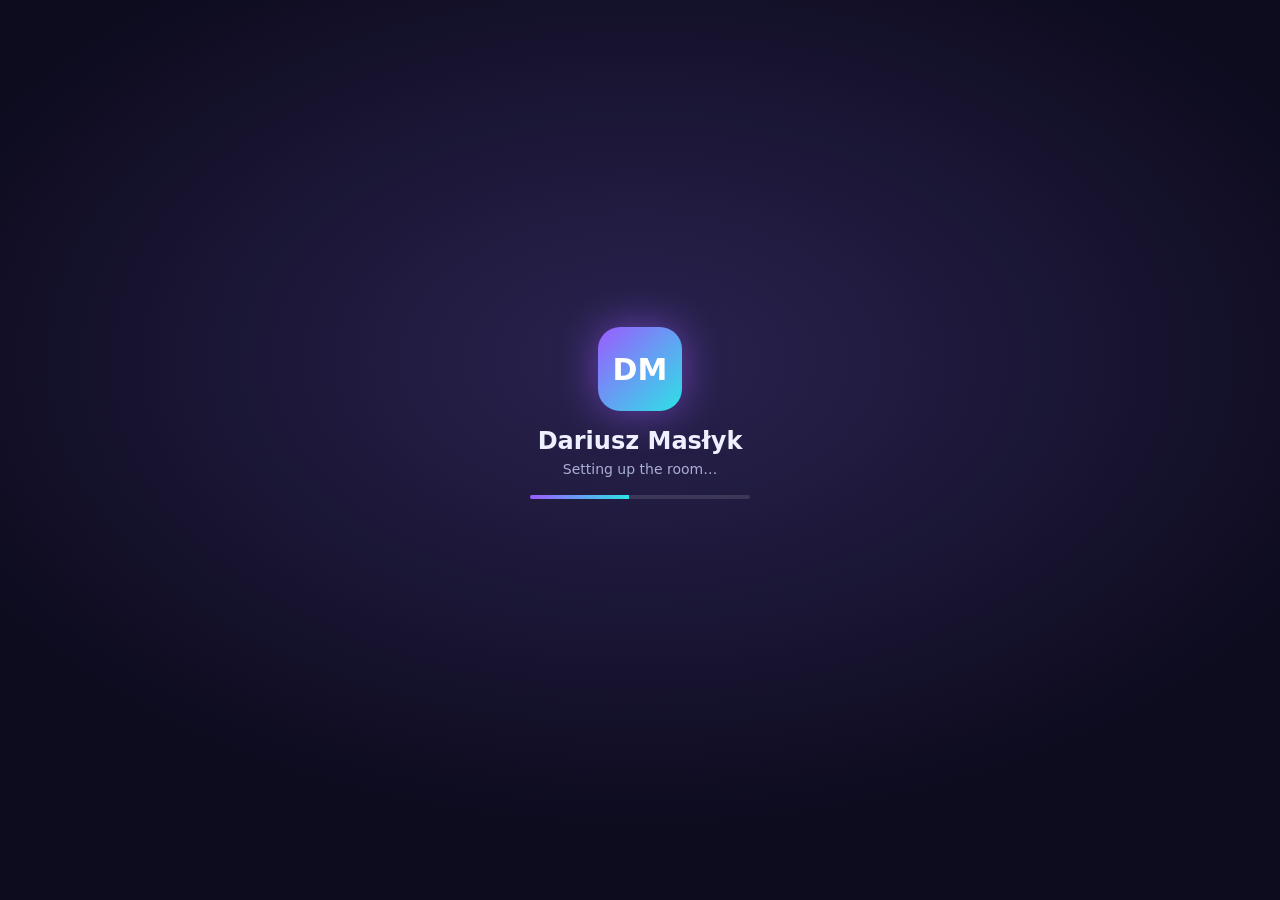
<file: index.html>
<!doctype html>
<html lang="pl">
<head>
  <meta charset="utf-8">
  <meta name="viewport" content="width=device-width,initial-scale=1,viewport-fit=cover">
  <title>Dariusz Masłyk — Analityk biznesowo-systemowy</title>
  <meta name="description" content="Interaktywne CV 3D: Dariusz Masłyk, analityk biznesowo-systemowy (aplikacje mobilne, Comarch ERP, integracje, AI).">
  <meta name="theme-color" content="#0d0b1e">
  <meta property="og:type" content="website">
  <meta property="og:title" content="Dariusz Masłyk — interaktywne CV">
  <meta property="og:description" content="Wejdź do mojego pokoju 3D i poznaj doświadczenie, projekty i umiejętności.">
  <meta property="og:url" content="https://backloghero-lang.github.io/cv-interactive-3d/">
  <meta property="og:image" content="https://backloghero-lang.github.io/cv-interactive-3d/assets/og-image.png">
  <link rel="icon" href="assets/favicon.svg" type="image/svg+xml">
  <link rel="stylesheet" href="css/style.css?v=20261018d">
  <script type="importmap">
    { "imports": { "three": "./vendor/three.module.js", "three/addons/": "./vendor/addons/" } }
  </script>
</head>
<body>
  <canvas id="scene" aria-label="Interaktywny pokój 3D"></canvas>

  <header class="brand">
    <h1>Dariusz Masłyk</h1>
    <p id="who">Analityk biznesowo-systemowy</p>
    <p id="sub" class="sub"></p>
  </header>

  <nav class="tools" aria-label="Ustawienia">
    <a id="btnCv" class="tool wide" href="assets/cv-dariusz-maslyk-pl.pdf" download>Pobierz CV</a>
    <button id="btnLang" class="tool" type="button">EN</button>
    <button id="btnSound" class="tool" type="button">🔈</button>
  </nav>

  <div id="pins" class="pins"></div>
  <p id="hint" class="hint"></p>
  <a id="textLink" class="text-link" href="cv.html">Wersja tekstowa</a>

  <aside id="panel" class="panel" aria-hidden="true" aria-live="polite">
    <button id="panelClose" class="panel-close" type="button" aria-label="Zamknij">✕</button>
    <div id="panelBody"></div>
  </aside>

  <div id="loader" class="loader">
    <div class="loader-box">
      <div class="loader-logo">DM</div>
      <p class="loader-name">Dariusz Masłyk</p>
      <p id="loadText" class="loader-text">Urządzam pokój…</p>
      <div class="bar"><span id="loadBar"></span></div>
      <button id="enterBtn" class="enter" type="button" disabled>Wejdź do pokoju</button>
    </div>
  </div>

  <noscript><p class="noscript">Ta strona wymaga JavaScript. <a href="cv.html">Zobacz wersję tekstową CV</a>.</p></noscript>
  <script type="module" src="js/main.js?v=20261018d"></script>
</body>
</html>
</file>
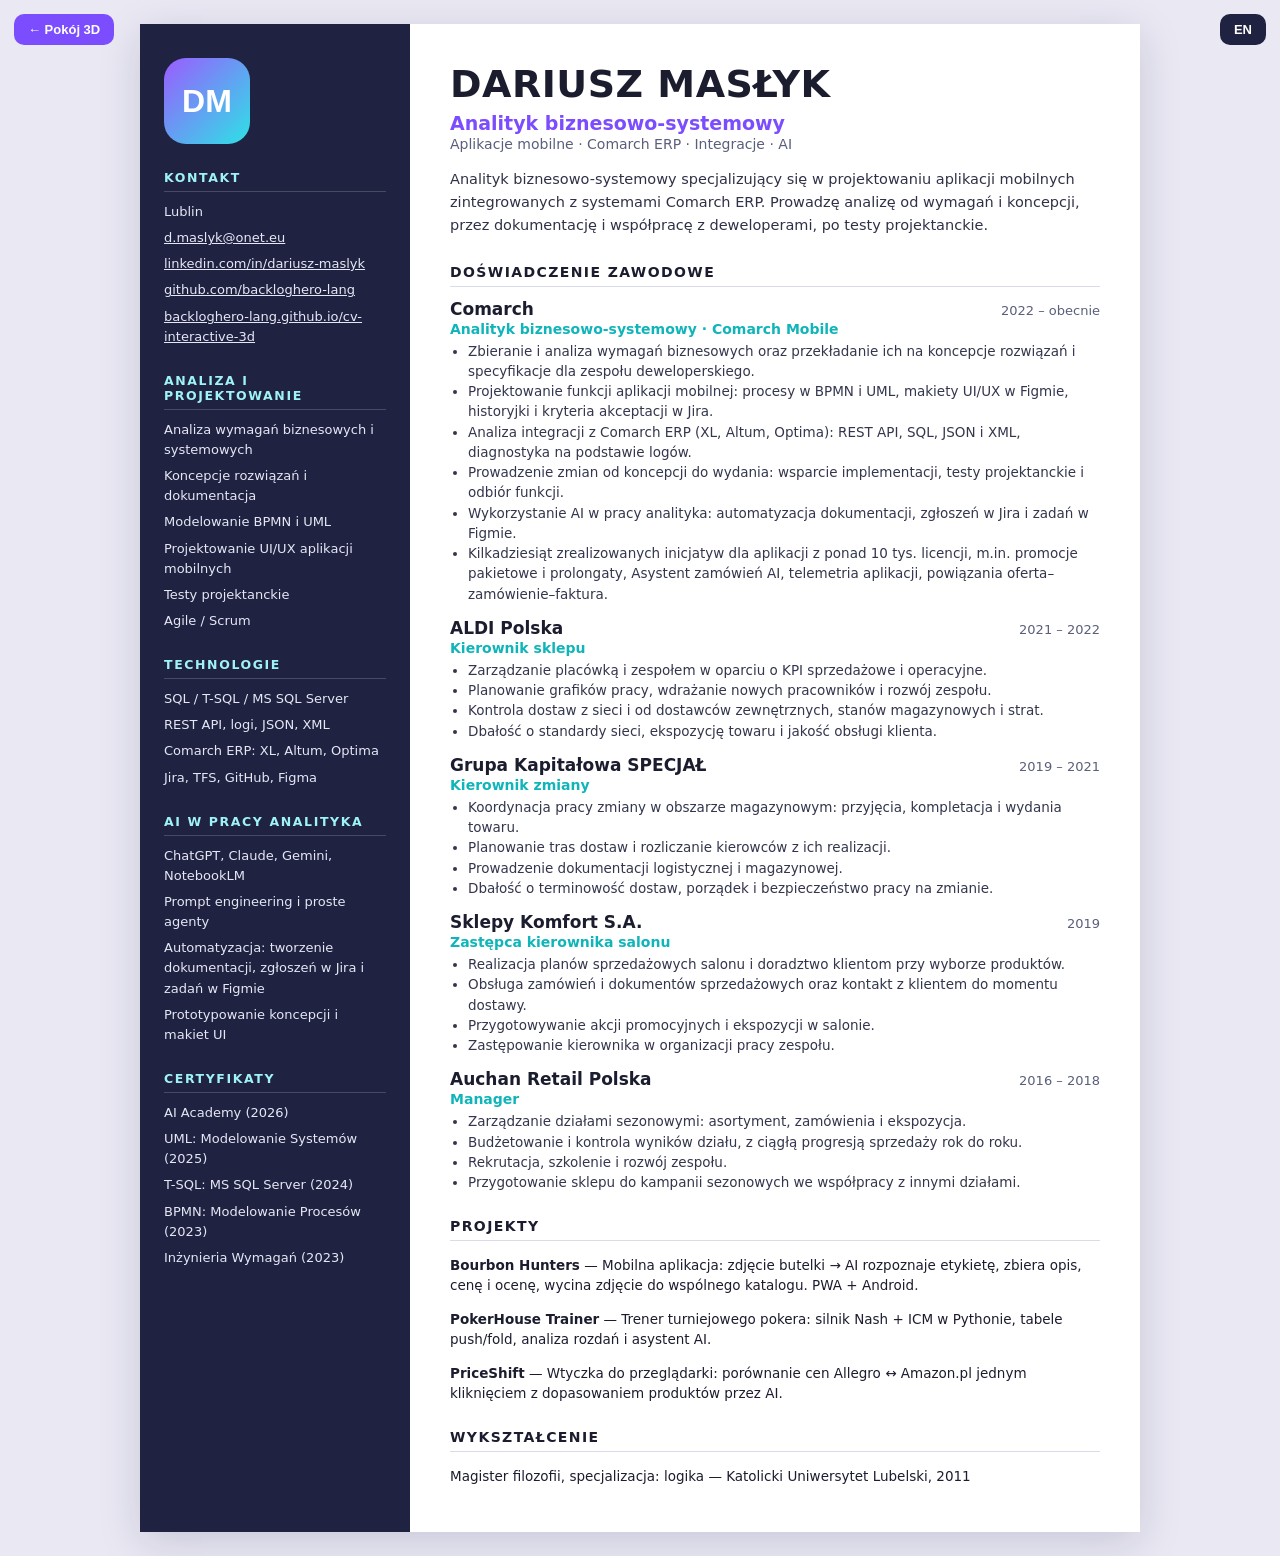
<file: cv.html>
<!doctype html>
<html lang="pl">
<head>
  <meta charset="utf-8">
  <meta name="viewport" content="width=device-width,initial-scale=1">
  <title>Dariusz Masłyk — CV</title>
  <meta name="description" content="CV: Dariusz Masłyk, analityk biznesowo-systemowy (aplikacje mobilne, Comarch ERP, integracje, AI).">
  <link rel="icon" href="assets/favicon.svg" type="image/svg+xml">
  <style>
    :root{--side:#1f2240;--accent:#7b4dff;--cyan:#0fb5b9;--ink:#1b1d2e;--muted:#5a5f7a}
    *{box-sizing:border-box}
    body{margin:0;background:#e9e8f3;font-family:"Segoe UI",Inter,system-ui,sans-serif;color:var(--ink)}
    .page{display:grid;grid-template-columns:270px 1fr;max-width:1000px;margin:24px auto;background:#fff;box-shadow:0 10px 40px rgba(20,20,60,.15);min-height:1100px}
    aside{background:var(--side);color:#e6e7f5;padding:34px 24px}
    aside h3{margin:26px 0 10px;font-size:12.5px;letter-spacing:1.6px;text-transform:uppercase;color:#9ff3f5;border-bottom:1px solid rgba(255,255,255,.18);padding-bottom:6px}
    aside ul{list-style:none;padding:0;margin:0;font-size:13px;line-height:1.55}
    aside li{margin-bottom:6px}
    aside a{color:#e6e7f5}
    .logo{width:86px;height:86px;border-radius:22px;display:grid;place-items:center;font:800 32px "Segoe UI",sans-serif;color:#fff;background:linear-gradient(135deg,#9b5cff,#2de2e6)}
    main{padding:38px 40px}
    h1{margin:0;font-size:38px;letter-spacing:.5px}
    .title{margin:6px 0 2px;color:var(--accent);font-size:19px;font-weight:700}
    .sub{margin:0 0 16px;color:var(--muted);font-size:14px}
    .lead{font-size:14.5px;line-height:1.6;color:#2f3247}
    h2{margin:26px 0 12px;font-size:14px;letter-spacing:1.4px;text-transform:uppercase;border-bottom:1px solid #d9dbea;padding-bottom:6px}
    .job{margin-bottom:14px;break-inside:avoid}
    .job-h{display:flex;justify-content:space-between;align-items:baseline}
    .job-h b{font-size:17px}.job-h span{color:var(--muted);font-size:13px}
    .role{color:var(--cyan);font-weight:600;font-size:14px;margin:2px 0 4px}
    .job ul{margin:4px 0 0;padding-left:18px;font-size:13.5px;line-height:1.5;color:#33364c}
    .proj{margin-bottom:8px;font-size:13.5px;line-height:1.5}
    .lang{position:fixed;top:14px;right:14px;padding:8px 14px;border-radius:10px;background:var(--side);color:#fff;text-decoration:none;font:700 13px sans-serif}
    .back{position:fixed;top:14px;left:14px;padding:8px 14px;border-radius:10px;background:var(--accent);color:#fff;text-decoration:none;font:700 13px sans-serif}
    @media (max-width:760px){ .page{grid-template-columns:1fr;margin:0} main{padding:28px 20px} .lang,.back{position:static;display:inline-block;margin:10px 6px} }
    @media print{
      @page{size:A4;margin:0}
      body{background:#fff}
      .page{margin:0;box-shadow:none;max-width:none;min-height:297mm;grid-template-columns:72mm 1fr;-webkit-print-color-adjust:exact;print-color-adjust:exact}
      .lang,.back,.noprint{display:none}
      .page{height:297mm;min-height:0;overflow:hidden}
      main{padding:8mm 9mm 6mm}
      aside{padding:10mm 7mm}
      aside h3{margin:16px 0 7px;font-size:10.5px}
      aside ul{font-size:11.2px;line-height:1.42}
      aside li{margin-bottom:3px}
      .logo{width:64px;height:64px;font-size:24px;border-radius:16px}
      h1{font-size:28px}
      .title{font-size:16px}
      .sub{font-size:12px;margin-bottom:10px}
      .lead{font-size:11.4px;line-height:1.42;margin:0}
      h2{margin:10px 0 6px;font-size:11px}
      .job{margin-bottom:5px}
      .job-h b{font-size:14px}.job-h span{font-size:11.5px}
      .role{font-size:12px;margin:1px 0 2px}
      .job ul{font-size:10.5px;line-height:1.3;margin-top:1px}
      .proj{font-size:10.5px;line-height:1.32;margin:0 0 3px}
    }
  </style>
</head>
<body>
  <a class="back noprint" id="back" href="./">← Pokój 3D</a>
  <a class="lang noprint" id="langLink" href="?lang=en">EN</a>
  <div class="page" id="cv"></div>
  <script type="module">
    import { TEXT, PROFILE } from "./js/content.js";
    const lang = new URLSearchParams(location.search).get("lang") === "en" ? "en" : "pl";
    const T = TEXT[lang], P = T.panels;
    const L = lang === "en"
      ? { contact: "Contact", analysis: "Analysis & design", tech: "Technology", ai: "AI in analyst work", certs: "Certificates", exp: "Experience", projects: "Side projects", edu: "Education", back: "← 3D room", other: "PL" }
      : { contact: "Kontakt", analysis: "Analiza i projektowanie", tech: "Technologie", ai: "AI w pracy analityka", certs: "Certyfikaty", exp: "Doświadczenie zawodowe", projects: "Projekty", edu: "Wykształcenie", back: "← Pokój 3D", other: "EN" };
    document.documentElement.lang = lang;
    document.getElementById("back").textContent = L.back;
    const ll = document.getElementById("langLink"); ll.textContent = L.other; ll.href = lang === "en" ? "?lang=pl" : "?lang=en";
    const e = s => String(s).replace(/[&<>"]/g, c => ({ "&": "&amp;", "<": "&lt;", ">": "&gt;", '"': "&quot;" }[c]));
    const list = a => "<ul>" + a.map(x => "<li>" + e(x) + "</li>").join("") + "</ul>";
    const g = P.board.groups;
    document.getElementById("cv").innerHTML =
      '<aside><div class="logo">DM</div>' +
      "<h3>" + L.contact + "</h3><ul>" +
        "<li>" + e(PROFILE.city) + "</li>" +
        '<li><a href="mailto:' + PROFILE.email + '">' + e(PROFILE.email) + "</a></li>" +
        '<li><a href="' + PROFILE.linkedin + '">linkedin.com/in/dariusz-maslyk</a></li>' +
        '<li><a href="' + PROFILE.github + '">github.com/backloghero-lang</a></li>' +
        '<li><a href="https://backloghero-lang.github.io/cv-interactive-3d/">backloghero-lang.github.io/cv-interactive-3d</a></li></ul>' +
      "<h3>" + L.analysis + "</h3>" + list(g[0][1]) +
      "<h3>" + L.tech + "</h3>" + list(g[1][1]) +
      "<h3>" + L.ai + "</h3>" + list(g[2][1]) +
      "<h3>" + L.certs + "</h3>" + list(P.shelf.certs.map(c => c[0] + " (" + c[1] + ")")) +
      "</aside><main>" +
      "<h1>DARIUSZ MASŁYK</h1>" +
      '<p class="title">' + e(T.title) + '</p><p class="sub">' + e(T.subtitle) + "</p>" +
      '<p class="lead">' + e(P.desk.lead) + "</p>" +
      "<h2>" + L.exp + "</h2>" +
      P.wall.jobs.map(j => '<div class="job"><div class="job-h"><b>' + e(j.co) + "</b><span>" + e(j.years) + '</span></div><p class="role">' + e(j.role) + "</p>" + list(j.points) + "</div>").join("") +
      "<h2>" + L.projects + "</h2>" +
      P.console.projects.map(p => '<p class="proj"><b>' + e(p.name) + "</b> — " + e(p.desc) + "</p>").join("") +
      "<h2>" + L.edu + "</h2><p class='proj'>" + e(P.shelf.edu) + "</p>" +
      "</main>";
    document.title = "Dariusz Masłyk — CV";
  </script>
</body>
</html>
</file>
<file: css/style.css>
:root{
  --bg1:#2a2350; --bg2:#0d0b1e; --ink:#eef0ff; --muted:#a9aed6; --purple:#9b5cff; --cyan:#2de2e6; --panel:rgba(16,14,34,.92);
  --font: "Segoe UI", Inter, system-ui, -apple-system, sans-serif;
}
*{box-sizing:border-box}
html,body{margin:0;height:100%;overflow:hidden;background:radial-gradient(120% 90% at 30% 20%, #3b3a78 0%, #1b1838 55%, #0d0b1e 100%);color:var(--ink);font-family:var(--font);transition:background .8s}
body.night{background:radial-gradient(120% 90% at 30% 20%, #241c4f 0%, #0e0b24 55%, #05040d 100%)}
#scene{position:fixed;inset:0;width:100%;height:100%;display:block;touch-action:none;outline:none}

/* nazwisko w rogu */
.brand{position:fixed;left:max(20px, env(safe-area-inset-left));top:max(16px, env(safe-area-inset-top));pointer-events:none;text-shadow:0 2px 12px rgba(0,0,0,.45);opacity:0;transform:translateY(-6px);transition:.8s .3s}
.entered .brand{opacity:1;transform:none}
.brand h1{margin:0;font-size:clamp(20px,2.4vw,30px);font-weight:800;letter-spacing:.3px}
.brand p{margin:2px 0 0;font-size:14px;color:var(--cyan);font-weight:600}
.brand .sub{color:var(--muted);font-weight:500;font-size:12.5px}

/* przyciski */
.tools{position:fixed;right:max(16px, env(safe-area-inset-right));top:max(16px, env(safe-area-inset-top));display:flex;gap:8px;opacity:0;transition:.8s .4s}
.entered .tools{opacity:1}
.tool{min-width:42px;height:42px;padding:0 12px;border-radius:12px;border:1px solid rgba(255,255,255,.14);background:rgba(20,18,44,.6);backdrop-filter:blur(8px);color:var(--ink);font:700 14px var(--font);cursor:pointer;display:inline-flex;align-items:center;justify-content:center;text-decoration:none;transition:.2s}
.tool:hover{border-color:var(--cyan);box-shadow:0 0 14px rgba(45,226,230,.35)}
.tool:focus-visible,.pin:focus-visible,.enter:focus-visible,.panel a:focus-visible,.panel-close:focus-visible{outline:2px solid var(--cyan);outline-offset:2px}
.tool.wide{background:linear-gradient(135deg,var(--purple),#6a3ce0);border-color:transparent}
.tool.on{border-color:var(--purple)}

/* punkty interakcji (jak u Bruno Simona: pulsujacy znacznik + etykieta) */
.pins{position:fixed;inset:0;pointer-events:none}
.pin{position:absolute;left:0;top:0;margin:-17px 0 0 -17px;width:34px;height:34px;border:0;padding:0;background:none;cursor:pointer;pointer-events:auto;opacity:0;transition:opacity .4s}
.entered .pin{opacity:1}
.is-focused .pin,.pin.hidden{opacity:0;pointer-events:none}
.pin-dot{position:absolute;inset:9px;border-radius:50%;background:#fff;box-shadow:0 0 0 3px rgba(155,92,255,.85),0 0 18px rgba(45,226,230,.9)}
.pin::before{content:"";position:absolute;inset:0;border-radius:50%;border:2px solid rgba(45,226,230,.85);animation:pulse 2s var(--d,0s) infinite ease-out}
.pin-label{position:absolute;left:40px;top:50%;transform:translate(-6px,-50%);white-space:nowrap;padding:6px 11px;border-radius:9px;background:rgba(16,14,34,.88);border:1px solid rgba(155,92,255,.5);color:#fff;font:700 13px var(--font);opacity:0;transition:.25s;pointer-events:none}
.pin:hover .pin-label,.pin:focus-visible .pin-label{opacity:1;transform:translate(0,-50%)}
@media (pointer:coarse) and (min-width:641px){ .pin-label{opacity:.95;transform:translate(0,-50%);font-size:12px;padding:4px 8px} }
@keyframes pulse{0%{transform:scale(.6);opacity:1}100%{transform:scale(1.7);opacity:0}}

.hint{position:fixed;left:50%;bottom:max(18px, env(safe-area-inset-bottom));transform:translateX(-50%);margin:0;padding:8px 14px;border-radius:20px;background:rgba(16,14,34,.6);color:var(--muted);font-size:12.5px;white-space:nowrap;opacity:0;transition:.8s 1.2s;pointer-events:none}
.entered .hint{opacity:1}
.is-focused .hint{opacity:0;transition-delay:0s}
.text-link{position:fixed;left:max(20px, env(safe-area-inset-left));bottom:max(18px, env(safe-area-inset-bottom));color:var(--muted);font-size:12px;opacity:0;transition:.8s 1.2s}
.entered .text-link{opacity:.8}

/* panel z trescia */
.panel{position:fixed;top:0;right:0;height:100%;width:min(440px,100%);padding:64px 30px 40px;background:var(--panel);backdrop-filter:blur(14px);border-left:1px solid rgba(155,92,255,.35);box-shadow:-20px 0 60px rgba(0,0,0,.45);overflow-y:auto;transform:translateX(105%);transition:transform .55s cubic-bezier(.2,.8,.2,1);z-index:5}
.panel.open{transform:none}
.panel-close{position:absolute;top:16px;right:16px;width:40px;height:40px;border-radius:12px;border:1px solid rgba(255,255,255,.18);background:rgba(255,255,255,.05);color:#fff;font-size:16px;cursor:pointer}
.panel .kicker{margin:0;color:var(--cyan);font:700 12px var(--font);letter-spacing:2px;text-transform:uppercase}
.panel h2{margin:6px 0 14px;font-size:28px;line-height:1.15}
.panel h3{margin:20px 0 8px;font-size:16px;color:#d9ccff}
.panel p{color:#d6d8f0;line-height:1.6;font-size:15px}
.panel .role{color:var(--cyan);font-weight:600;margin:2px 0 8px}
.panel .note{font-size:12.5px;color:var(--muted)}
.panel a{color:var(--cyan)}
.contact{list-style:none;padding:0;margin:18px 0}
.contact li{display:flex;justify-content:space-between;gap:12px;padding:11px 0;border-bottom:1px solid rgba(255,255,255,.08);font-size:14.5px}
.contact li span{color:var(--muted)}
.btn{display:inline-block;margin-top:8px;padding:12px 18px;border-radius:12px;background:linear-gradient(135deg,var(--purple),#6a3ce0);color:#fff!important;text-decoration:none;font-weight:700}
.timeline{list-style:none;padding:0;margin:0;border-left:2px solid rgba(155,92,255,.5)}
.timeline>li{position:relative;padding:0 0 18px 18px}
.timeline>li::before{content:"";position:absolute;left:-7px;top:5px;width:12px;height:12px;border-radius:50%;background:var(--cyan);box-shadow:0 0 10px var(--cyan)}
.tl-logo{display:flex;align-items:center;justify-content:center;width:150px;height:46px;margin:0 0 8px;padding:6px 10px;border-radius:10px}
.tl-logo img{max-width:100%;max-height:100%;object-fit:contain}
.tl-head{display:flex;justify-content:space-between;gap:10px;font-size:16px}
.tl-head span{color:var(--muted);font-size:13px;white-space:nowrap}
.timeline ul{margin:4px 0 0;padding-left:18px;color:#d6d8f0;font-size:14px;line-height:1.55}
.certs{list-style:none;padding:0;margin:0}
.certs li{display:flex;justify-content:space-between;padding:12px 14px;margin-bottom:8px;border-radius:12px;background:rgba(255,255,255,.05);border:1px solid rgba(255,255,255,.08)}
.certs li span{color:var(--cyan);font-weight:700}
.edu{margin-top:16px}
.project{padding:16px;margin:12px 0;border-radius:14px;background:rgba(255,255,255,.05);border:1px solid rgba(155,92,255,.3)}
.project h3{margin:0 0 4px}
.project p{margin:0 0 10px;font-size:14px}
.links{display:flex;gap:14px;font-weight:700}
.chips{list-style:none;display:flex;flex-wrap:wrap;gap:8px;padding:0;margin:0}
.chips li{padding:7px 11px;border-radius:999px;background:rgba(155,92,255,.16);border:1px solid rgba(155,92,255,.4);font-size:13px}

/* ekran ladowania */
.loader{position:fixed;inset:0;display:grid;place-items:center;background:radial-gradient(80% 70% at 50% 40%, #2a2350 0%, #0d0b1e 75%);z-index:10;transition:opacity .9s, visibility .9s}
.loader.gone{opacity:0;visibility:hidden}
.loader-box{text-align:center;padding:20px}
.loader-logo{width:84px;height:84px;margin:0 auto 16px;display:grid;place-items:center;border-radius:22px;font:800 30px var(--font);color:#fff;background:linear-gradient(135deg,var(--purple),var(--cyan));box-shadow:0 0 40px rgba(155,92,255,.55)}
.loader-name{margin:0;font-size:24px;font-weight:800}
.loader-text{margin:6px 0 18px;color:var(--muted);font-size:14px}
.bar{width:220px;height:4px;margin:0 auto 26px;border-radius:4px;background:rgba(255,255,255,.12);overflow:hidden}
.bar span{display:block;height:100%;width:0;background:linear-gradient(90deg,var(--purple),var(--cyan));transition:width .4s}
.enter{padding:14px 26px;border-radius:14px;border:1px solid rgba(45,226,230,.6);background:rgba(45,226,230,.08);color:#fff;font:700 15px var(--font);cursor:pointer;opacity:0;transform:translateY(6px);transition:.5s}
.loader.ready .enter{opacity:1;transform:none}
.loader.ready .enter:hover{background:rgba(45,226,230,.2);box-shadow:0 0 22px rgba(45,226,230,.45)}
.noscript{position:fixed;inset:auto 0 40% 0;text-align:center}

/* telefon: panel od dolu */
@media (max-width:640px){
  .is-focused .brand{opacity:0}
  .panel{top:auto;bottom:0;height:60%;width:100%;border-left:0;border-top:1px solid rgba(155,92,255,.35);border-radius:22px 22px 0 0;transform:translateY(105%);padding:56px 20px 30px}
  .panel.open{transform:none}
  .tools .wide{display:none}
  .hint{font-size:11.5px}
  .brand .sub{display:none}
}
.og .tools,.og .pins,.og .hint,.og .text-link{display:none}
.og .brand{opacity:1;transform:none;transition:none}
@media (prefers-reduced-motion:reduce){ .pin::before{animation:none} }
/* znacznik lampy: cieply kolor; po zgaszeniu przygaszony */
.pin-lamp .pin-dot{background:#fff3d6;box-shadow:0 0 0 3px rgba(255,194,120,.9),0 0 18px rgba(255,194,120,.95)}
.pin-lamp::before{border-color:rgba(255,194,120,.85)}
.pin-lamp.off .pin-dot{background:#9aa0b8;box-shadow:0 0 0 3px rgba(120,126,160,.8)}
</file>
